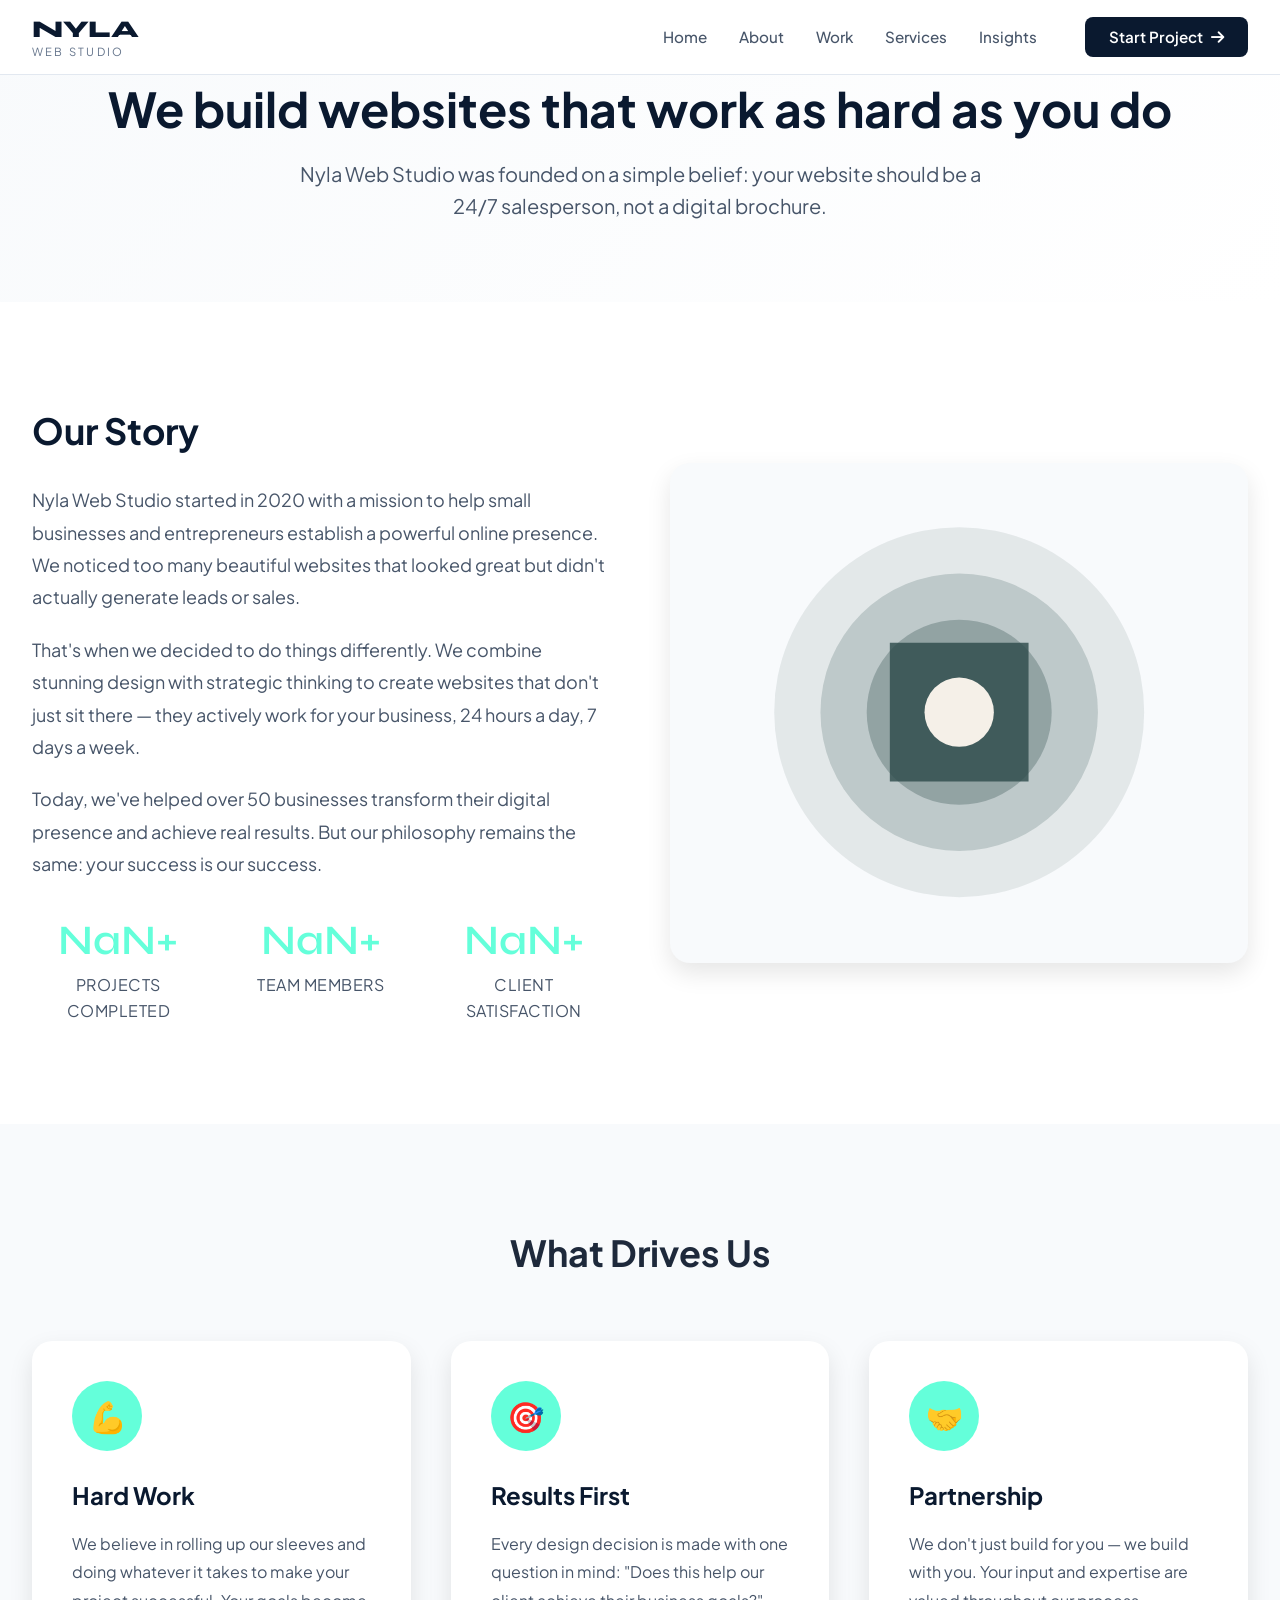
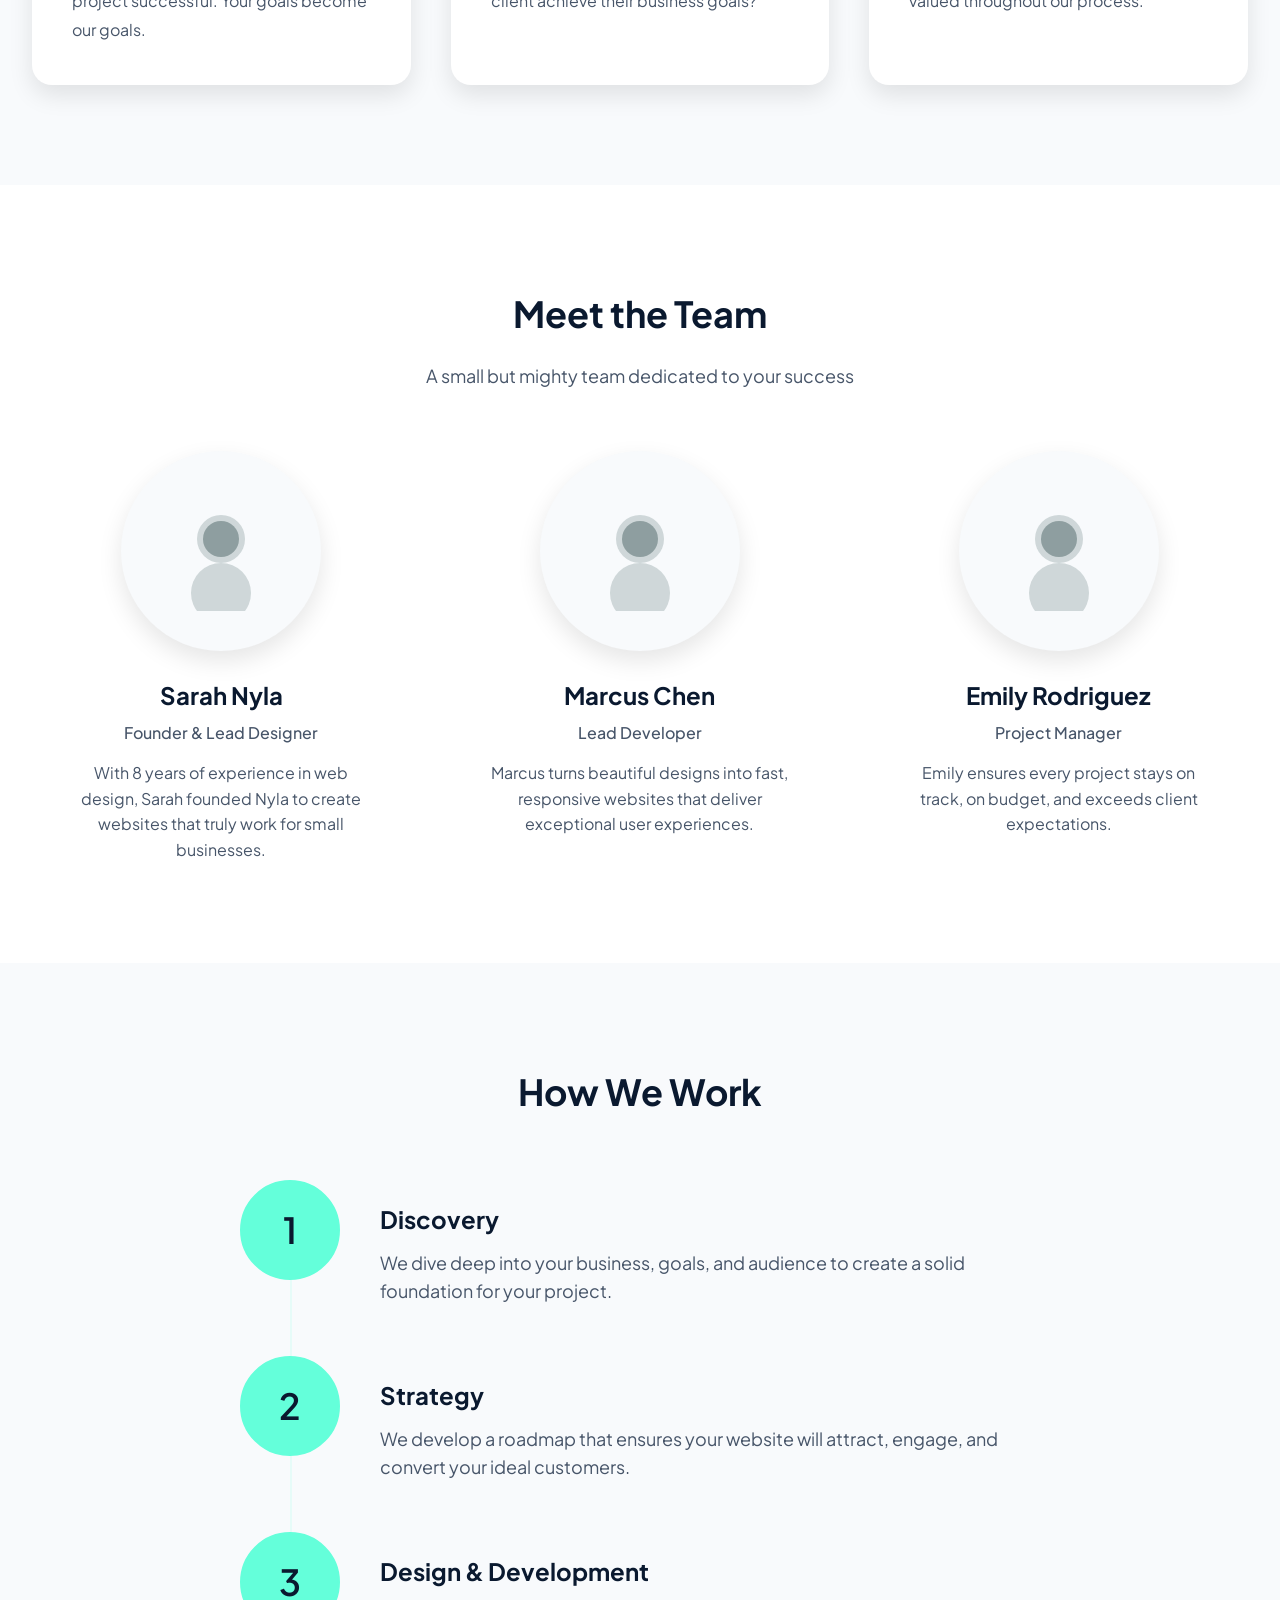
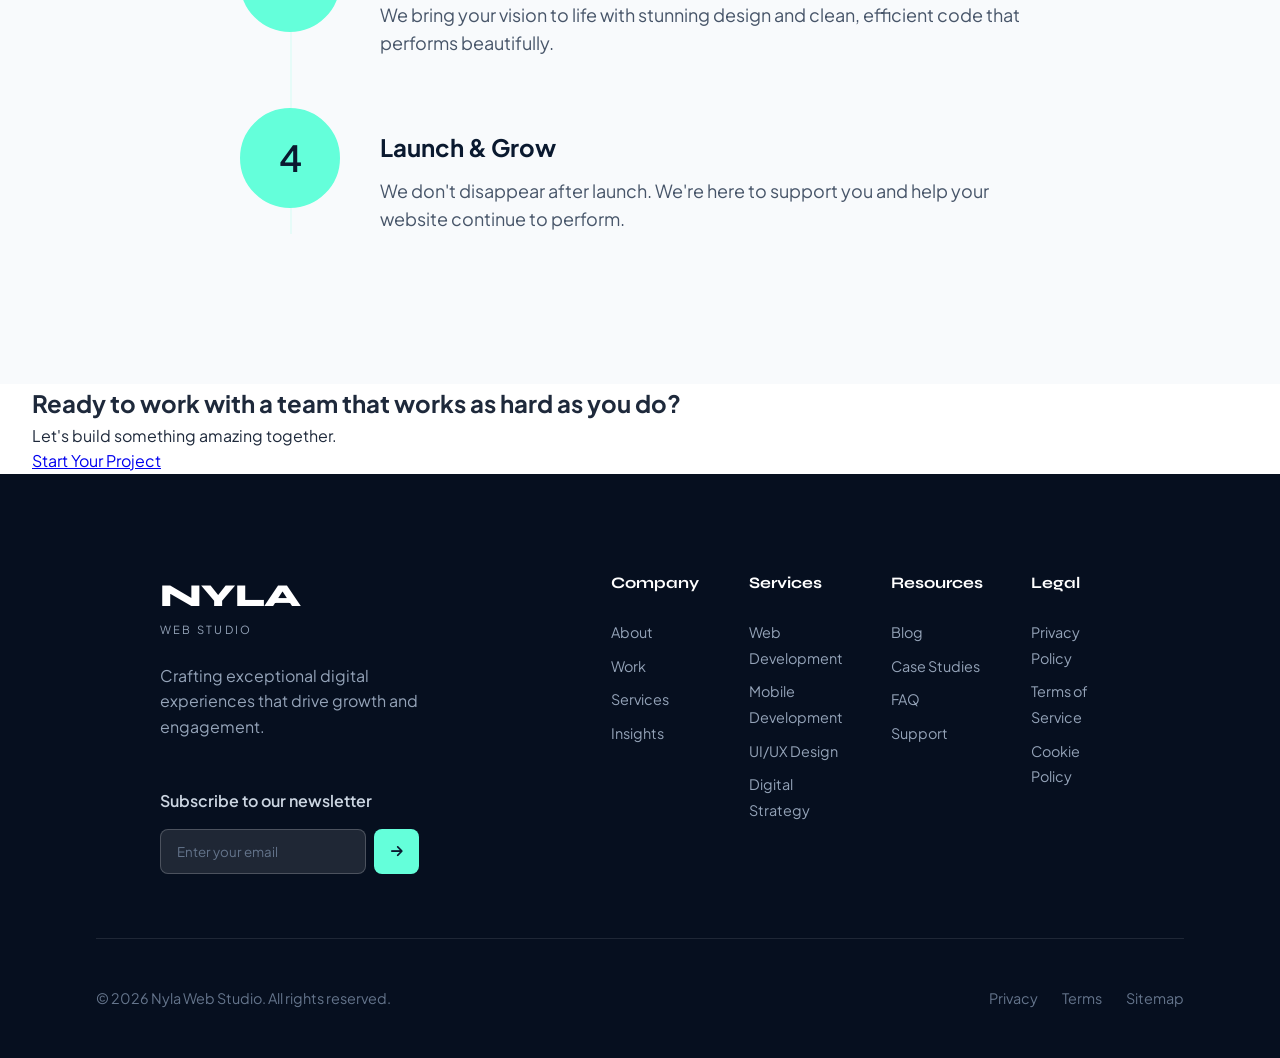
<file: about.html>
<!DOCTYPE html>
<html lang="en">
<head>
    <meta charset="UTF-8">
    <meta name="viewport" content="width=device-width, initial-scale=1.0">
    <title>About Us - Nyla Web Studio | Websites That Work As Hard As You Do</title>
    
    <!-- Font Awesome 6 -->
    <link rel="stylesheet" href="https://cdnjs.cloudflare.com/ajax/libs/font-awesome/6.0.0/css/all.min.css">
    
    <!-- Google Fonts - Professional Pairing -->
    <link rel="preconnect" href="https://fonts.googleapis.com">
    <link rel="preconnect" href="https://fonts.gstatic.com" crossorigin>
    <link href="https://fonts.googleapis.com/css2?family=Plus+Jakarta+Sans:wght@200;300;400;500;600;700;800&family=Syne:wght@400;500;600;700;800&display=swap" rel="stylesheet">
    
    <link rel="stylesheet" href="css/style.css">
    <link rel="stylesheet" href="css/about.css">
</head>
<body>
    <!-- Navigation -->
    <nav class="navbar">
        <div class="nav-container">
            <a href="index.html" class="nav-logo">
                <span class="logo-text">NYLA</span>
                <span class="logo-tagline">web studio</span>
            </a>
            <div class="nav-menu">
                <ul class="nav-list">
                    <li><a href="index.html" class="nav-link">Home</a></li>
                    <li><a href="about.html" class="nav-link active">About</a></li>
                    <li><a href="work.html" class="nav-link">Work</a></li>
                    <li><a href="services.html" class="nav-link">Services</a></li>
                    <li><a href="insights.html" class="nav-link">Insights</a></li>
                </ul>
                <a href="index.html#contact" class="nav-cta">
                    <span>Start Project</span>
                    <i class="fas fa-arrow-right"></i>
                </a>
            </div>

            <div class="nav-toggle">
                <span></span>
                <span></span>
                <span></span>
            </div>
        </div>
    </nav>

    <!-- Page Header -->
    <section class="page-header">
        <div class="container">
            <h1>We build websites that work as hard as you do</h1>
            <p>Nyla Web Studio was founded on a simple belief: your website should be a 24/7 salesperson, not a digital brochure.</p>
        </div>
    </section>

    <!-- Story Section -->
    <section class="story-section">
        <div class="container">
            <div class="story-grid">
                <div class="story-content">
                    <h2>Our Story</h2>
                    <p>Nyla Web Studio started in 2020 with a mission to help small businesses and entrepreneurs establish a powerful online presence. We noticed too many beautiful websites that looked great but didn't actually generate leads or sales.</p>
                    <p>That's when we decided to do things differently. We combine stunning design with strategic thinking to create websites that don't just sit there — they actively work for your business, 24 hours a day, 7 days a week.</p>
                    <p>Today, we've helped over 50 businesses transform their digital presence and achieve real results. But our philosophy remains the same: your success is our success.</p>
                    
                    <div class="story-stats">
                        <div class="stat-item">
                            <div class="stat-number">50+</div>
                            <div class="stat-label">Projects Completed</div>
                        </div>
                        <div class="stat-item">
                            <div class="stat-number">3</div>
                            <div class="stat-label">Team Members</div>
                        </div>
                        <div class="stat-item">
                            <div class="stat-number">100%</div>
                            <div class="stat-label">Client Satisfaction</div>
                        </div>
                    </div>
                </div>
                <div class="story-image">
                    <svg viewBox="0 0 200 200" xmlns="http://www.w3.org/2000/svg">
                        <circle cx="100" cy="100" r="80" fill="#2c4a4a" opacity="0.1"/>
                        <circle cx="100" cy="100" r="60" fill="#2c4a4a" opacity="0.2"/>
                        <circle cx="100" cy="100" r="40" fill="#2c4a4a" opacity="0.3"/>
                        <path d="M70 70 L130 70 L130 130 L70 130 Z" fill="#2c4a4a" opacity="0.8"/>
                        <circle cx="100" cy="100" r="15" fill="#f5f0e8"/>
                    </svg>
                </div>
            </div>
        </div>
    </section>

    <!-- Values Section -->
    <section class="values-section">
        <div class="container">
            <h2>What Drives Us</h2>
            <div class="values-grid">
                <div class="value-card">
                    <div class="value-icon">💪</div>
                    <h3>Hard Work</h3>
                    <p>We believe in rolling up our sleeves and doing whatever it takes to make your project successful. Your goals become our goals.</p>
                </div>
                <div class="value-card">
                    <div class="value-icon">🎯</div>
                    <h3>Results First</h3>
                    <p>Every design decision is made with one question in mind: "Does this help our client achieve their business goals?"</p>
                </div>
                <div class="value-card">
                    <div class="value-icon">🤝</div>
                    <h3>Partnership</h3>
                    <p>We don't just build for you — we build with you. Your input and expertise are valued throughout our process.</p>
                </div>
            </div>
        </div>
    </section>

    <!-- Team Section -->
    <section class="team-section">
        <div class="container">
            <h2>Meet the Team</h2>
            <p class="team-subtitle">A small but mighty team dedicated to your success</p>
            
            <div class="team-grid">
                <div class="team-member">
                    <div class="member-image">
                        <svg viewBox="0 0 100 100" xmlns="http://www.w3.org/2000/svg">
                            <circle cx="50" cy="40" r="20" fill="#2c4a4a" opacity="0.2"/>
                            <circle cx="50" cy="85" r="25" fill="#2c4a4a" opacity="0.2"/>
                            <circle cx="50" cy="40" r="15" fill="#2c4a4a" opacity="0.4"/>
                        </svg>
                    </div>
                    <h3>Sarah Nyla</h3>
                    <div class="member-role">Founder & Lead Designer</div>
                    <p class="member-bio">With 8 years of experience in web design, Sarah founded Nyla to create websites that truly work for small businesses.</p>
                </div>
                <div class="team-member">
                    <div class="member-image">
                        <svg viewBox="0 0 100 100" xmlns="http://www.w3.org/2000/svg">
                            <circle cx="50" cy="40" r="20" fill="#2c4a4a" opacity="0.2"/>
                            <circle cx="50" cy="85" r="25" fill="#2c4a4a" opacity="0.2"/>
                            <circle cx="50" cy="40" r="15" fill="#2c4a4a" opacity="0.4"/>
                        </svg>
                    </div>
                    <h3>Marcus Chen</h3>
                    <div class="member-role">Lead Developer</div>
                    <p class="member-bio">Marcus turns beautiful designs into fast, responsive websites that deliver exceptional user experiences.</p>
                </div>
                <div class="team-member">
                    <div class="member-image">
                        <svg viewBox="0 0 100 100" xmlns="http://www.w3.org/2000/svg">
                            <circle cx="50" cy="40" r="20" fill="#2c4a4a" opacity="0.2"/>
                            <circle cx="50" cy="85" r="25" fill="#2c4a4a" opacity="0.2"/>
                            <circle cx="50" cy="40" r="15" fill="#2c4a4a" opacity="0.4"/>
                        </svg>
                    </div>
                    <h3>Emily Rodriguez</h3>
                    <div class="member-role">Project Manager</div>
                    <p class="member-bio">Emily ensures every project stays on track, on budget, and exceeds client expectations.</p>
                </div>
            </div>
        </div>
    </section>

    <!-- Process Section -->
    <section class="process-section">
        <div class="container">
            <h2>How We Work</h2>
            <div class="process-timeline">
                <div class="process-item">
                    <div class="process-number">1</div>
                    <div class="process-content">
                        <h3>Discovery</h3>
                        <p>We dive deep into your business, goals, and audience to create a solid foundation for your project.</p>
                    </div>
                </div>
                <div class="process-item">
                    <div class="process-number">2</div>
                    <div class="process-content">
                        <h3>Strategy</h3>
                        <p>We develop a roadmap that ensures your website will attract, engage, and convert your ideal customers.</p>
                    </div>
                </div>
                <div class="process-item">
                    <div class="process-number">3</div>
                    <div class="process-content">
                        <h3>Design & Development</h3>
                        <p>We bring your vision to life with stunning design and clean, efficient code that performs beautifully.</p>
                    </div>
                </div>
                <div class="process-item">
                    <div class="process-number">4</div>
                    <div class="process-content">
                        <h3>Launch & Grow</h3>
                        <p>We don't disappear after launch. We're here to support you and help your website continue to perform.</p>
                    </div>
                </div>
            </div>
        </div>
    </section>

    <!-- CTA Section -->
    <section class="cta-section">
        <div class="container">
            <h2>Ready to work with a team that works as hard as you do?</h2>
            <p>Let's build something amazing together.</p>
            <a href="#contact" class="cta-button">Start Your Project</a>
        </div>
    </section>

    <!-- Footer -->
    <footer class="footer">
        <div class="container">
            <div class="footer-grid">
                <div class="footer-info">
                    <div class="footer-logo">
                        <span class="logo-text">NYLA</span>
                        <span class="logo-tagline">web studio</span>
                    </div>
                    <p class="footer-description">
                        Crafting exceptional digital experiences that drive growth and engagement.
                    </p>
                    <div class="footer-newsletter">
                        <p>Subscribe to our newsletter</p>
                        <form class="newsletter-form">
                            <input type="email" placeholder="Enter your email">
                            <button type="submit">
                                <i class="fas fa-arrow-right"></i>
                            </button>
                        </form>
                    </div>
                </div>
                
                <div class="footer-links">
                    <div class="footer-column">
                        <h4>Company</h4>
                        <ul>
                            <li><a href="about.html">About</a></li>
                            <li><a href="work.html">Work</a></li>
                            <li><a href="services.html">Services</a></li>
                            <li><a href="insights.html">Insights</a></li>
                        </ul>
                    </div>
                    
                    <div class="footer-column">
                        <h4>Services</h4>
                        <ul>
                            <li><a href="#">Web Development</a></li>
                            <li><a href="#">Mobile Development</a></li>
                            <li><a href="#">UI/UX Design</a></li>
                            <li><a href="#">Digital Strategy</a></li>
                        </ul>
                    </div>
                    
                    <div class="footer-column">
                        <h4>Resources</h4>
                        <ul>
                            <li><a href="#">Blog</a></li>
                            <li><a href="#">Case Studies</a></li>
                            <li><a href="#">FAQ</a></li>
                            <li><a href="#">Support</a></li>
                        </ul>
                    </div>
                    
                    <div class="footer-column">
                        <h4>Legal</h4>
                        <ul>
                            <li><a href="#">Privacy Policy</a></li>
                            <li><a href="#">Terms of Service</a></li>
                            <li><a href="#">Cookie Policy</a></li>
                        </ul>
                    </div>
                </div>
            </div>
            
            <div class="footer-bottom">
                <p>&copy; 2026 Nyla Web Studio. All rights reserved.</p>
                <div class="footer-bottom-links">
                    <a href="#">Privacy</a>
                    <a href="#">Terms</a>
                    <a href="#">Sitemap</a>
                </div>
            </div>
        </div>
    </footer>

    <script src="js/main.js"></script>
</body>
</html>
</file>
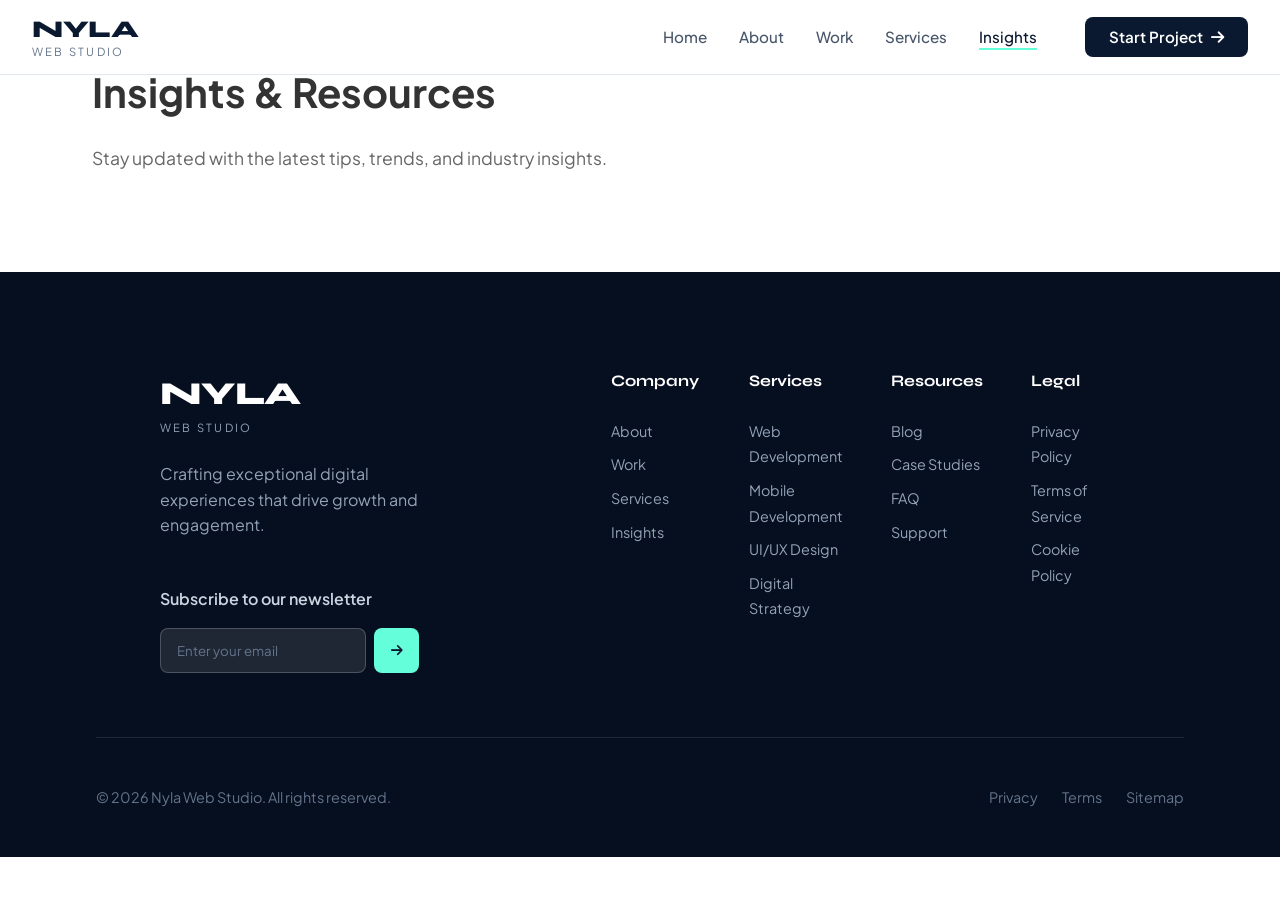
<file: insights.html>
<!DOCTYPE html>
<html lang="en">
<head>
    <meta charset="UTF-8">
    <meta name="viewport" content="width=device-width, initial-scale=1.0">
    <title>Insights - Nyla Web Studio</title>
    
    <!-- Font Awesome 6 -->
    <link rel="stylesheet" href="https://cdnjs.cloudflare.com/ajax/libs/font-awesome/6.0.0/css/all.min.css">
    
    <!-- Google Fonts - Professional Pairing -->
    <link rel="preconnect" href="https://fonts.googleapis.com">
    <link rel="preconnect" href="https://fonts.gstatic.com" crossorigin>
    <link href="https://fonts.googleapis.com/css2?family=Plus+Jakarta+Sans:wght@200;300;400;500;600;700;800&family=Syne:wght@400;500;600;700;800&display=swap" rel="stylesheet">
    
    <link rel="stylesheet" href="css/style.css">
    <link rel="stylesheet" href="css/insights.css">
</head>
<body>
    <!-- Navigation -->
    <nav class="navbar">
        <div class="nav-container">
            <a href="index.html" class="nav-logo">
                <span class="logo-text">NYLA</span>
                <span class="logo-tagline">web studio</span>
            </a>
            <div class="nav-menu">
                <ul class="nav-list">
                    <li><a href="index.html" class="nav-link">Home</a></li>
                    <li><a href="about.html" class="nav-link">About</a></li>
                    <li><a href="work.html" class="nav-link">Work</a></li>
                    <li><a href="services.html" class="nav-link">Services</a></li>
                    <li><a href="insights.html" class="nav-link active">Insights</a></li>
                </ul>
                <a href="index.html#contact" class="nav-cta">
                    <span>Start Project</span>
                    <i class="fas fa-arrow-right"></i>
                </a>
            </div>

            <div class="nav-toggle">
                <span></span>
                <span></span>
                <span></span>
            </div>
        </div>
    </nav>

    <main>
        <section class="insights">
            <div class="container">
                <h1>Insights & Resources</h1>
                <p>Stay updated with the latest tips, trends, and industry insights.</p>
                <!-- Add your insights content here -->
            </div>
        </section>
    </main>

    <!-- Footer -->
    <footer class="footer">
        <div class="container">
            <div class="footer-grid">
                <div class="footer-info">
                    <div class="footer-logo">
                        <span class="logo-text">NYLA</span>
                        <span class="logo-tagline">web studio</span>
                    </div>
                    <p class="footer-description">
                        Crafting exceptional digital experiences that drive growth and engagement.
                    </p>
                    <div class="footer-newsletter">
                        <p>Subscribe to our newsletter</p>
                        <form class="newsletter-form">
                            <input type="email" placeholder="Enter your email">
                            <button type="submit">
                                <i class="fas fa-arrow-right"></i>
                            </button>
                        </form>
                    </div>
                </div>
                
                <div class="footer-links">
                    <div class="footer-column">
                        <h4>Company</h4>
                        <ul>
                            <li><a href="about.html">About</a></li>
                            <li><a href="work.html">Work</a></li>
                            <li><a href="services.html">Services</a></li>
                            <li><a href="insights.html">Insights</a></li>
                        </ul>
                    </div>
                    
                    <div class="footer-column">
                        <h4>Services</h4>
                        <ul>
                            <li><a href="#">Web Development</a></li>
                            <li><a href="#">Mobile Development</a></li>
                            <li><a href="#">UI/UX Design</a></li>
                            <li><a href="#">Digital Strategy</a></li>
                        </ul>
                    </div>
                    
                    <div class="footer-column">
                        <h4>Resources</h4>
                        <ul>
                            <li><a href="#">Blog</a></li>
                            <li><a href="#">Case Studies</a></li>
                            <li><a href="#">FAQ</a></li>
                            <li><a href="#">Support</a></li>
                        </ul>
                    </div>
                    
                    <div class="footer-column">
                        <h4>Legal</h4>
                        <ul>
                            <li><a href="#">Privacy Policy</a></li>
                            <li><a href="#">Terms of Service</a></li>
                            <li><a href="#">Cookie Policy</a></li>
                        </ul>
                    </div>
                </div>
            </div>
            
            <div class="footer-bottom">
                <p>&copy; 2026 Nyla Web Studio. All rights reserved.</p>
                <div class="footer-bottom-links">
                    <a href="#">Privacy</a>
                    <a href="#">Terms</a>
                    <a href="#">Sitemap</a>
                </div>
            </div>
        </div>
    </footer>

    <script src="js/main.js"></script>
</body>
</html>
</file>
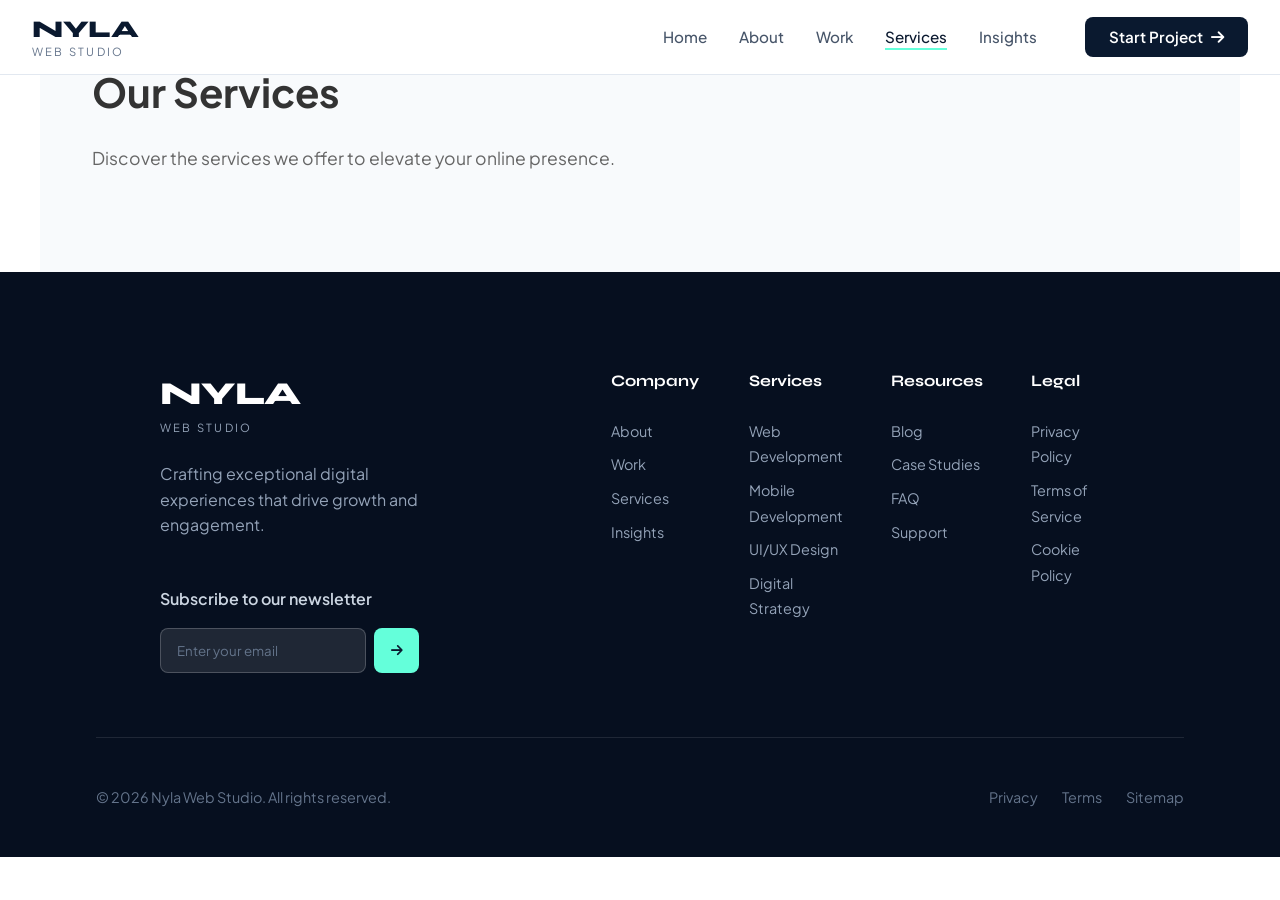
<file: services.html>
<!DOCTYPE html>
<html lang="en">
<head>
    <meta charset="UTF-8">
    <meta name="viewport" content="width=device-width, initial-scale=1.0">
    <title>Services - Nyla Web Studio</title>
    
    <!-- Font Awesome 6 -->
    <link rel="stylesheet" href="https://cdnjs.cloudflare.com/ajax/libs/font-awesome/6.0.0/css/all.min.css">
    
    <!-- Google Fonts - Professional Pairing -->
    <link rel="preconnect" href="https://fonts.googleapis.com">
    <link rel="preconnect" href="https://fonts.gstatic.com" crossorigin>
    <link href="https://fonts.googleapis.com/css2?family=Plus+Jakarta+Sans:wght@200;300;400;500;600;700;800&family=Syne:wght@400;500;600;700;800&display=swap" rel="stylesheet">
    
    <link rel="stylesheet" href="css/style.css">
    <link rel="stylesheet" href="css/services.css">
</head>
<body>
    <!-- Navigation -->
    <nav class="navbar">
        <div class="nav-container">
            <a href="index.html" class="nav-logo">
                <span class="logo-text">NYLA</span>
                <span class="logo-tagline">web studio</span>
            </a>
            <div class="nav-menu">
                <ul class="nav-list">
                    <li><a href="index.html" class="nav-link">Home</a></li>
                    <li><a href="about.html" class="nav-link">About</a></li>
                    <li><a href="work.html" class="nav-link">Work</a></li>
                    <li><a href="services.html" class="nav-link active">Services</a></li>
                    <li><a href="insights.html" class="nav-link">Insights</a></li>
                </ul>
                <a href="index.html#contact" class="nav-cta">
                    <span>Start Project</span>
                    <i class="fas fa-arrow-right"></i>
                </a>
            </div>

            <div class="nav-toggle">
                <span></span>
                <span></span>
                <span></span>
            </div>
        </div>
    </nav>

    <main>
        <section class="services">
            <div class="container">
                <h1>Our Services</h1>
                <p>Discover the services we offer to elevate your online presence.</p>
                <!-- Add your services content here -->
            </div>
        </section>
    </main>

    <!-- Footer -->
    <footer class="footer">
        <div class="container">
            <div class="footer-grid">
                <div class="footer-info">
                    <div class="footer-logo">
                        <span class="logo-text">NYLA</span>
                        <span class="logo-tagline">web studio</span>
                    </div>
                    <p class="footer-description">
                        Crafting exceptional digital experiences that drive growth and engagement.
                    </p>
                    <div class="footer-newsletter">
                        <p>Subscribe to our newsletter</p>
                        <form class="newsletter-form">
                            <input type="email" placeholder="Enter your email">
                            <button type="submit">
                                <i class="fas fa-arrow-right"></i>
                            </button>
                        </form>
                    </div>
                </div>
                
                <div class="footer-links">
                    <div class="footer-column">
                        <h4>Company</h4>
                        <ul>
                            <li><a href="about.html">About</a></li>
                            <li><a href="work.html">Work</a></li>
                            <li><a href="services.html">Services</a></li>
                            <li><a href="insights.html">Insights</a></li>
                        </ul>
                    </div>
                    
                    <div class="footer-column">
                        <h4>Services</h4>
                        <ul>
                            <li><a href="#">Web Development</a></li>
                            <li><a href="#">Mobile Development</a></li>
                            <li><a href="#">UI/UX Design</a></li>
                            <li><a href="#">Digital Strategy</a></li>
                        </ul>
                    </div>
                    
                    <div class="footer-column">
                        <h4>Resources</h4>
                        <ul>
                            <li><a href="#">Blog</a></li>
                            <li><a href="#">Case Studies</a></li>
                            <li><a href="#">FAQ</a></li>
                            <li><a href="#">Support</a></li>
                        </ul>
                    </div>
                    
                    <div class="footer-column">
                        <h4>Legal</h4>
                        <ul>
                            <li><a href="#">Privacy Policy</a></li>
                            <li><a href="#">Terms of Service</a></li>
                            <li><a href="#">Cookie Policy</a></li>
                        </ul>
                    </div>
                </div>
            </div>
            
            <div class="footer-bottom">
                <p>&copy; 2026 Nyla Web Studio. All rights reserved.</p>
                <div class="footer-bottom-links">
                    <a href="#">Privacy</a>
                    <a href="#">Terms</a>
                    <a href="#">Sitemap</a>
                </div>
            </div>
        </div>
    </footer>

    <script src="js/main.js"></script>
</body>
</html>
</file>
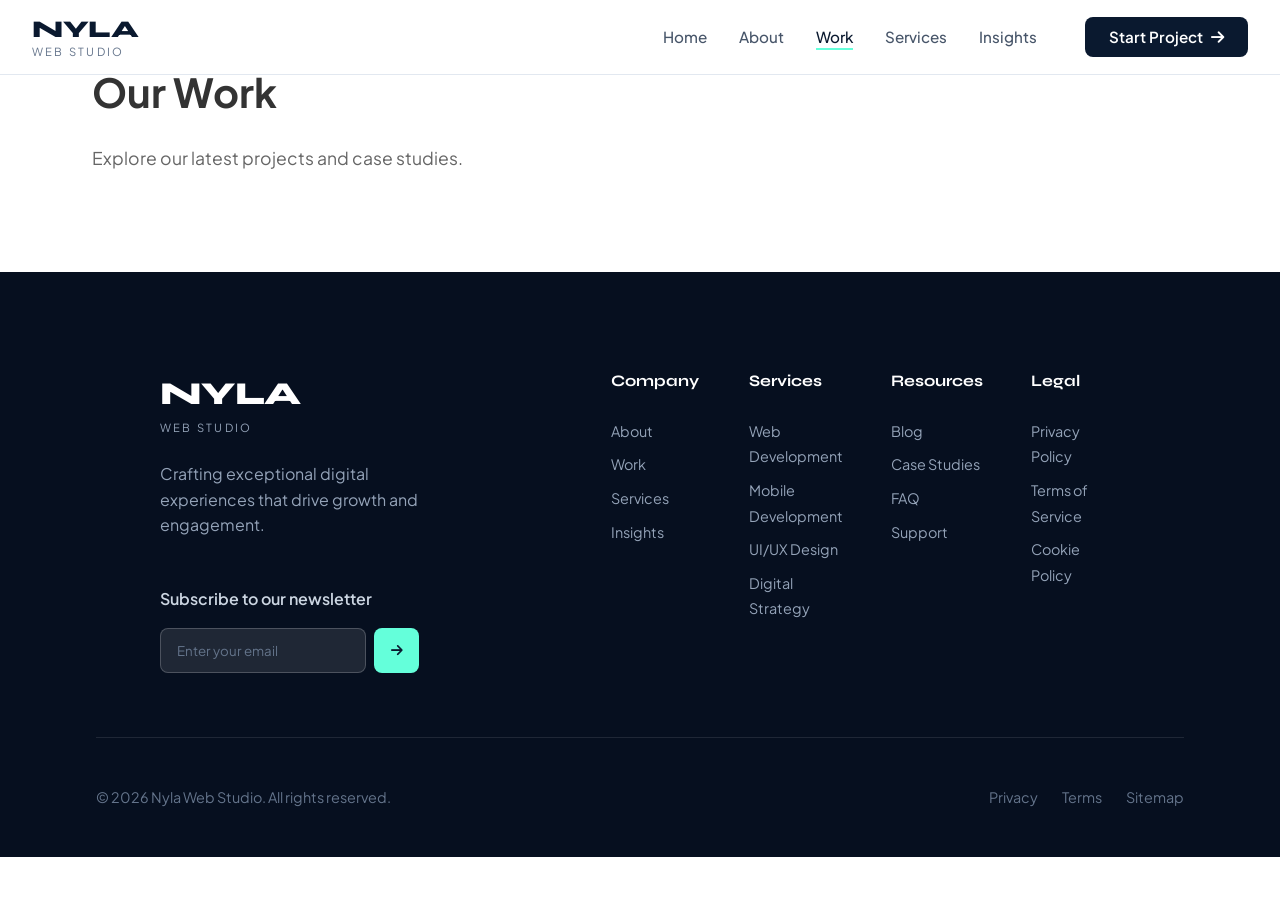
<file: work.html>
<!DOCTYPE html>
<html lang="en">
<head>
    <meta charset="UTF-8">
    <meta name="viewport" content="width=device-width, initial-scale=1.0">
    <title>Work - Nyla Web Studio</title>
    
    <!-- Font Awesome 6 -->
    <link rel="stylesheet" href="https://cdnjs.cloudflare.com/ajax/libs/font-awesome/6.0.0/css/all.min.css">
    
    <!-- Google Fonts - Professional Pairing -->
    <link rel="preconnect" href="https://fonts.googleapis.com">
    <link rel="preconnect" href="https://fonts.gstatic.com" crossorigin>
    <link href="https://fonts.googleapis.com/css2?family=Plus+Jakarta+Sans:wght@200;300;400;500;600;700;800&family=Syne:wght@400;500;600;700;800&display=swap" rel="stylesheet">
    
    <link rel="stylesheet" href="css/style.css">
    <link rel="stylesheet" href="css/work.css">
</head>
<body>
    <!-- Navigation -->
    <nav class="navbar">
        <div class="nav-container">
            <a href="index.html" class="nav-logo">
                <span class="logo-text">NYLA</span>
                <span class="logo-tagline">web studio</span>
            </a>
            <div class="nav-menu">
                <ul class="nav-list">
                    <li><a href="index.html" class="nav-link">Home</a></li>
                    <li><a href="about.html" class="nav-link">About</a></li>
                    <li><a href="work.html" class="nav-link active">Work</a></li>
                    <li><a href="services.html" class="nav-link">Services</a></li>
                    <li><a href="insights.html" class="nav-link">Insights</a></li>
                </ul>
                <a href="index.html#contact" class="nav-cta">
                    <span>Start Project</span>
                    <i class="fas fa-arrow-right"></i>
                </a>
            </div>

            <div class="nav-toggle">
                <span></span>
                <span></span>
                <span></span>
            </div>
        </div>
    </nav>

    <main>
        <section class="portfolio">
            <div class="container">
                <h1>Our Work</h1>
                <p>Explore our latest projects and case studies.</p>
                <!-- Add your work content here -->
            </div>
        </section>
    </main>

    <!-- Footer -->
    <footer class="footer">
        <div class="container">
            <div class="footer-grid">
                <div class="footer-info">
                    <div class="footer-logo">
                        <span class="logo-text">NYLA</span>
                        <span class="logo-tagline">web studio</span>
                    </div>
                    <p class="footer-description">
                        Crafting exceptional digital experiences that drive growth and engagement.
                    </p>
                    <div class="footer-newsletter">
                        <p>Subscribe to our newsletter</p>
                        <form class="newsletter-form">
                            <input type="email" placeholder="Enter your email">
                            <button type="submit">
                                <i class="fas fa-arrow-right"></i>
                            </button>
                        </form>
                    </div>
                </div>
                
                <div class="footer-links">
                    <div class="footer-column">
                        <h4>Company</h4>
                        <ul>
                            <li><a href="about.html">About</a></li>
                            <li><a href="work.html">Work</a></li>
                            <li><a href="services.html">Services</a></li>
                            <li><a href="insights.html">Insights</a></li>
                        </ul>
                    </div>
                    
                    <div class="footer-column">
                        <h4>Services</h4>
                        <ul>
                            <li><a href="#">Web Development</a></li>
                            <li><a href="#">Mobile Development</a></li>
                            <li><a href="#">UI/UX Design</a></li>
                            <li><a href="#">Digital Strategy</a></li>
                        </ul>
                    </div>
                    
                    <div class="footer-column">
                        <h4>Resources</h4>
                        <ul>
                            <li><a href="#">Blog</a></li>
                            <li><a href="#">Case Studies</a></li>
                            <li><a href="#">FAQ</a></li>
                            <li><a href="#">Support</a></li>
                        </ul>
                    </div>
                    
                    <div class="footer-column">
                        <h4>Legal</h4>
                        <ul>
                            <li><a href="#">Privacy Policy</a></li>
                            <li><a href="#">Terms of Service</a></li>
                            <li><a href="#">Cookie Policy</a></li>
                        </ul>
                    </div>
                </div>
            </div>
            
            <div class="footer-bottom">
                <p>&copy; 2026 Nyla Web Studio. All rights reserved.</p>
                <div class="footer-bottom-links">
                    <a href="#">Privacy</a>
                    <a href="#">Terms</a>
                    <a href="#">Sitemap</a>
                </div>
            </div>
        </div>
    </footer>

    <script src="js/main.js"></script>
</body>
</html>
</file>
<file: css/style.css>
/* ==========================================================================
   Reset & Variables
   ========================================================================== */

* {
    margin: 0;
    padding: 0;
    box-sizing: border-box;
}

:root {
    /* Colors */
    --primary: #0a192f;
    --primary-dark: #060f1f;
    --primary-light: #172a45;
    --secondary: #64ffda;
    --secondary-dark: #4cd8b8;
    --accent: #ff6b6b;
    --white: #ffffff;
    --off-white: #f8fafc;
    --gray-100: #f1f5f9;
    --gray-200: #e2e8f0;
    --gray-300: #cbd5e1;
    --gray-400: #94a3b8;
    --gray-500: #64748b;
    --gray-600: #475569;
    --gray-700: #334155;
    --gray-800: #1e293b;
    --gray-900: #0f172a;
    
    /* Typography */
    --font-primary: 'Plus Jakarta Sans', sans-serif;
    --font-display: 'Syne', sans-serif;
    
    /* Spacing */
    --space-xs: 0.5rem;
    --space-sm: 1rem;
    --space-md: 1.5rem;
    --space-lg: 2rem;
    --space-xl: 3rem;
    --space-2xl: 4rem;
    --space-3xl: 6rem;
    
    /* Other */
    --radius-sm: 0.5rem;
    --radius-md: 1rem;
    --radius-lg: 2rem;
    --shadow-sm: 0 1px 3px rgba(0,0,0,0.12);
    --shadow-md: 0 4px 6px rgba(0,0,0,0.1);
    --shadow-lg: 0 10px 25px rgba(0,0,0,0.1);
    --transition: all 0.3s ease;
}

/* ==========================================================================
   Base Styles
   ========================================================================== */

html,
body {
    overflow-x: hidden; /* prevent horizontal scroll */
}

body {
    font-family: var(--font-primary);
    color: var(--gray-800);
    background: var(--white);
    line-height: 1.6;
}

/* extra guard: force main wrapper not to grow beyond viewport */
.container,
.hero,
.work-grid,
.services-grid,
.footer,
.contact-grid {
    max-width: 100vw;
}

/* Make images responsive by default */
img {
    max-width: 100%;
    height: auto;
    display: block;
}

html {
    scroll-behavior: smooth;
}

.container {
    max-width: 1280px;
    margin: 0 auto;
    padding: 0 var(--space-lg);
}

/* ==========================================================================
   Preloader
   ========================================================================== */

.preloader {
    position: fixed;
    inset: 0;
    background: var(--primary);
    z-index: 9999;
    display: flex;
    align-items: center;
    justify-content: center;
    transition: opacity 0.5s ease, visibility 0.5s ease;
}

.preloader.hidden {
    opacity: 0;
    visibility: hidden;
}

.preloader-content {
    text-align: center;
}

.preloader-logo {
    font-family: var(--font-display);
    font-size: 3rem;
    font-weight: 800;
    color: var(--white);
    letter-spacing: -0.02em;
    margin-bottom: var(--space-lg);
    animation: pulse 2s infinite;
}

@keyframes pulse {
    0%, 100% { opacity: 1; }
    50% { opacity: 0.5; }
}

.preloader-progress {
    width: 200px;
    height: 2px;
    background: rgba(255,255,255,0.2);
    border-radius: 2px;
    overflow: hidden;
}

.preloader-bar {
    width: 0%;
    height: 100%;
    background: var(--secondary);
    animation: load 2s ease forwards;
}

@keyframes load {
    0% { width: 0%; }
    100% { width: 100%; }
}

/* ==========================================================================
   Navigation
   ========================================================================== */

.navbar {
    position: fixed;
    top: 0;
    left: 0;
    width: 100%;
    z-index: 1000;
    background: rgba(255,255,255,0.95);
    backdrop-filter: blur(10px);
    -webkit-backdrop-filter: blur(10px);
    border-bottom: 1px solid var(--gray-200);
    transition: var(--transition);
}

.navbar.scrolled {
    box-shadow: var(--shadow-md);
}

.nav-container {
    max-width: 1280px;
    margin: 0 auto;
    padding: var(--space-sm) var(--space-lg);
    display: flex;
    justify-content: space-between;
    align-items: center;
    position: relative;
}

.nav-logo {
    text-decoration: none;
    display: flex;
    flex-direction: column;
    line-height: 1.2;
}

.logo-text {
    font-family: var(--font-display);
    font-size: 1.5rem;
    font-weight: 800;
    color: var(--primary);
    letter-spacing: -0.02em;
}

.logo-tagline {
    font-size: 0.7rem;
    color: var(--gray-500);
    letter-spacing: 0.2em;
    text-transform: uppercase;
}

.nav-menu {
    display: flex;
    align-items: center;
    gap: var(--space-xl);
}

.nav-list {
    display: flex;
    gap: var(--space-lg);
    list-style: none;
}

.nav-link {
    text-decoration: none;
    color: var(--gray-600);
    font-weight: 500;
    font-size: 0.95rem;
    transition: var(--transition);
    position: relative;
}

.nav-link::after {
    content: '';
    position: absolute;
    bottom: -4px;
    left: 0;
    width: 0;
    height: 2px;
    background: var(--secondary);
    transition: var(--transition);
}

.nav-link:hover,
.nav-link.active {
    color: var(--primary);
}

.nav-link:hover::after,
.nav-link.active::after {
    width: 100%;
}

.nav-cta {
    text-decoration: none;
    display: inline-flex;
    align-items: center;
    gap: var(--space-xs);
    padding: var(--space-xs) var(--space-md);
    background: var(--primary);
    color: var(--white);
    border-radius: var(--radius-sm);
    font-weight: 600;
    font-size: 0.95rem;
    transition: var(--transition);
}

.nav-cta:hover {
    background: var(--secondary);
    color: var(--primary);
    transform: translateY(-2px);
}

.nav-toggle {
    display: none;
    flex-direction: column;
    gap: 6px;
    cursor: pointer;
    position: relative;
    z-index: 1001;
    margin-left: auto;
    order: 3;
}

.nav-toggle span {
    width: 30px;
    height: 2px;
    background: var(--primary);
    transition: var(--transition);
}

/* Mobile Navigation */
@media (max-width: 768px) {
    .nav-menu {
        position: fixed;
        top: 72px;
        right: 0;
        width: 100%;
        background: var(--white);
        flex-direction: column;
        padding: var(--space-xl);
        gap: var(--space-lg);
        transform: translateX(100%);
        opacity: 0;
        transition: var(--transition);
        box-shadow: var(--shadow-lg);
        border-bottom: 1px solid var(--gray-200);
        max-height: calc(100vh - 72px);
        overflow-y: auto;
    }
    
    .nav-menu.active {
        transform: translateX(0);
        opacity: 1;
    }
    
    .nav-list {
        flex-direction: column;
        align-items: flex-start;
        gap: var(--space-md);
        width: 100%;
    }
    
    .nav-list li {
        width: 100%;
    }
    
    .nav-list .nav-link {
        display: block;
        padding: var(--space-sm) 0;
        width: 100%;
    }
    
    .nav-toggle {
        display: flex;
    }
    
    .nav-toggle.active span:nth-child(1) {
        transform: rotate(45deg) translate(8px, 6px);
    }
    
    .nav-toggle.active span:nth-child(2) {
        opacity: 0;
    }
    
    .nav-toggle.active span:nth-child(3) {
        transform: rotate(-45deg) translate(8px, -6px);
    }
}

/* ==========================================================================
   Hero Section
   ========================================================================== */

.hero {
    min-height: 100vh;
    display: flex;
    align-items: center;
    position: relative;
    padding: var(--space-3xl) var(--space-lg);
    padding-top: 150px;
    background: linear-gradient(135deg, var(--primary) 0%, var(--primary-dark) 100%);
    color: var(--white);
    overflow: hidden;
}

.hero-background {
    position: absolute;
    inset: 0;
    overflow: hidden;
}

.hero-shape {
    position: absolute;
    border-radius: 50%;
    filter: blur(60px);
    opacity: 0.15;
}

.hero-shape-1 {
    width: 400px;
    height: 400px;
    background: var(--secondary);
    top: -100px;
    right: -100px;
    animation: float 20s infinite;
}

.hero-shape-2 {
    width: 300px;
    height: 300px;
    background: var(--accent);
    bottom: -100px;
    left: -100px;
    animation: float 15s infinite reverse;
}

.hero-shape-3 {
    width: 200px;
    height: 200px;
    background: var(--secondary);
    top: 50%;
    left: 50%;
    transform: translate(-50%, -50%);
    animation: pulse 10s infinite;
}

@keyframes float {
    0%, 100% { transform: translate(0, 0); }
    25% { transform: translate(50px, 50px); }
    50% { transform: translate(100px, -50px); }
    75% { transform: translate(-50px, 100px); }
}

.hero-content {
    max-width: 90%;
    width: 100%;
    margin: 0 auto;
    text-align: center;
    position: relative;
    z-index: 10;
    padding: 0 var(--space-md);
}

.hero-badge {
    display: inline-flex;
    align-items: center;
    gap: var(--space-xs);
    padding: var(--space-xs) var(--space-md);
    background: rgba(255,255,255,0.1);
    backdrop-filter: blur(10px);
    border-radius: 100px;
    margin-bottom: var(--space-lg);
    font-size: 0.9rem;
    border: 1px solid rgba(255,255,255,0.2);
}

.badge-pulse {
    width: 8px;
    height: 8px;
    background: var(--secondary);
    border-radius: 50%;
    animation: pulse 2s infinite;
}

.hero-title {
    font-family: var(--font-display);
    font-size: clamp(2rem, 8vw, 5rem);
    line-height: 1.1;
    margin-bottom: var(--space-md);
    font-weight: 800;
    word-wrap: break-word;
    overflow-wrap: break-word;
}

.title-line {
    display: block;
    overflow: hidden;
    animation: reveal 1s ease forwards;
    opacity: 0;
    transform: translateY(100%);
}

.title-line:nth-child(1) { animation-delay: 0.2s; }
.title-line:nth-child(2) { animation-delay: 0.4s; }
.title-line:nth-child(3) { animation-delay: 0.6s; }

@keyframes reveal {
    0% {
        opacity: 0;
        transform: translateY(100%);
    }
    100% {
        opacity: 1;
        transform: translateY(0);
    }
}

.gradient-text {
    background: linear-gradient(135deg, var(--secondary), var(--accent));
    -webkit-background-clip: text;
    -webkit-text-fill-color: transparent;
    background-clip: text;
}

.hero-description {
    font-size: var(--text-lg);
    color: var(--gray-300);
    max-width: 600px;
    margin: 0 auto var(--space-xl);
    animation: fadeUp 1s ease 0.8s forwards;
    opacity: 0;
    transform: translateY(20px);
}

@keyframes fadeUp {
    to {
        opacity: 1;
        transform: translateY(0);
    }
}

.hero-cta {
    display: flex;
    gap: var(--space-md);
    justify-content: center;
    margin-bottom: var(--space-2xl);
    animation: fadeUp 1s ease 1s forwards;
    opacity: 0;
}

.btn {
    display: inline-flex;
    align-items: center;
    gap: var(--space-xs);
    padding: var(--space-sm) var(--space-xl);
    border-radius: var(--radius-sm);
    text-decoration: none;
    font-weight: 600;
    font-size: 1rem;
    transition: var(--transition);
    border: none;
    cursor: pointer;
}

.btn-primary {
    background: var(--secondary);
    color: var(--primary);
}

.btn-primary:hover {
    background: var(--white);
    transform: translateY(-2px);
    box-shadow: var(--shadow-lg);
}

.btn-outline {
    background: transparent;
    border: 2px solid rgba(255,255,255,0.3);
    color: var(--white);
}

.btn-outline:hover {
    border-color: var(--secondary);
    background: rgba(255,255,255,0.1);
    transform: translateY(-2px);
}

.btn-full {
    width: 100%;
    justify-content: center;
}

.hero-stats {
    display: flex;
    justify-content: center;
    gap: var(--space-lg);
    animation: fadeUp 1s ease 1.2s forwards;
    opacity: 0;
    flex-wrap: wrap;
}

.stat-item {
    text-align: center;
    flex: 0 1 auto;
    min-width: 130px;
}

.stat-number {
    font-family: var(--font-display);
    font-size: 2.5rem;
    font-weight: 800;
    color: var(--secondary);
    line-height: 1;
}

.stat-label {
    font-size: 0.9rem;
    color: var(--gray-400);
    text-transform: uppercase;
    letter-spacing: 0.1em;
}

.hero-scroll {
    position: absolute;
    bottom: var(--space-xl);
    left: 50%;
    transform: translateX(-50%);
    text-align: center;
    animation: bounce 2s infinite;
}

.scroll-indicator {
    display: flex;
    flex-direction: column;
    align-items: center;
    gap: 4px;
    margin-bottom: var(--space-xs);
}

.scroll-indicator span {
    width: 2px;
    height: 10px;
    background: var(--white);
    border-radius: 1px;
    animation: scrollPulse 1.5s infinite;
}

.scroll-indicator span:nth-child(2) { animation-delay: 0.2s; }
.scroll-indicator span:nth-child(3) { animation-delay: 0.4s; }

@keyframes scrollPulse {
    0%, 100% { opacity: 0.3; }
    50% { opacity: 1; }
}

.scroll-text {
    font-size: 0.8rem;
    color: var(--gray-400);
    text-transform: uppercase;
    letter-spacing: 0.2em;
}

/* ==========================================================================
   Trusted By Section
   ========================================================================== */

.trusted-by {
    padding: var(--space-2xl) 0;
    background: var(--off-white);
}

.trusted-title {
    text-align: center;
    color: var(--gray-500);
    text-transform: uppercase;
    letter-spacing: 0.2em;
    font-size: 0.85rem;
    margin-bottom: var(--space-xl);
}

.trusted-logos {
    display: flex;
    justify-content: space-around;
    align-items: center;
    flex-wrap: wrap;
    gap: var(--space-xl);
}

.logo-item {
    color: var(--gray-400);
    font-weight: 600;
    font-size: 1.2rem;
    transition: var(--transition);
    cursor: default;
}

.logo-item:hover {
    color: var(--primary);
}

/* ==========================================================================
   Work Section
   ========================================================================== */

.work {
    padding: var(--space-3xl) 0;
}

.section-header {
    max-width: 600px;
    margin-bottom: var(--space-2xl);
}

.section-header.center {
    text-align: center;
    margin-left: auto;
    margin-right: auto;
}

.section-subtitle {
    color: var(--secondary);
    text-transform: uppercase;
    letter-spacing: 0.2em;
    font-size: 0.85rem;
    font-weight: 600;
    margin-bottom: var(--space-xs);
}

.section-title {
    font-family: var(--font-display);
    font-size: clamp(2rem, 5vw, 3rem);
    color: var(--primary);
    margin-bottom: var(--space-sm);
    line-height: 1.2;
}

.section-description {
    color: var(--gray-600);
    font-size: 1.1rem;
}

.work-grid {
    display: grid;
    grid-template-columns: repeat(2, 1fr);
    gap: var(--space-lg);
    margin-bottom: var(--space-xl);
}

.work-item {
    position: relative;
    border-radius: var(--radius-lg);
    overflow: hidden;
    cursor: pointer;
}

.work-item.featured {
    grid-column: span 2;
}

.work-media {
    position: relative;
    aspect-ratio: 16/9;
    overflow: hidden;
}

.work-image {
    width: 100%;
    height: 100%;
    object-fit: cover;
    transition: var(--transition);
}

.work-item:hover .work-image {
    transform: scale(1.1);
}

.work-overlay {
    position: absolute;
    inset: 0;
    background: linear-gradient(to top, rgba(0,0,0,0.9), transparent);
    display: flex;
    flex-direction: column;
    justify-content: flex-end;
    padding: var(--space-xl);
    color: var(--white);
    opacity: 0;
    transition: var(--transition);
}

.work-item:hover .work-overlay {
    opacity: 1;
}

.work-categories {
    display: flex;
    gap: var(--space-xs);
    margin-bottom: var(--space-sm);
}

.work-categories span {
    padding: 0.25rem 0.75rem;
    background: rgba(255,255,255,0.2);
    backdrop-filter: blur(10px);
    border-radius: 100px;
    font-size: 0.75rem;
    font-weight: 600;
    letter-spacing: 0.05em;
}

.work-title {
    font-family: var(--font-display);
    font-size: 1.5rem;
    margin-bottom: var(--space-xs);
}

.work-description {
    font-size: 0.95rem;
    opacity: 0.8;
    margin-bottom: var(--space-md);
    max-width: 400px;
}

.work-link {
    color: var(--secondary);
    text-decoration: none;
    font-weight: 600;
    display: inline-flex;
    align-items: center;
    gap: var(--space-xs);
    transition: var(--transition);
}

.work-link:hover {
    gap: var(--space-sm);
}

.work-cta {
    text-align: center;
}

/* ==========================================================================
   Services Section
   ========================================================================== */

.services {
    padding: var(--space-3xl) 0;
    background: var(--off-white);
}

.services-grid {
    display: grid;
    grid-template-columns: repeat(auto-fit, minmax(240px, 1fr));
    gap: var(--space-lg);
    margin-top: var(--space-xl);
}

.service-card {
    background: var(--white);
    padding: var(--space-xl);
    border-radius: var(--radius-lg);
    box-shadow: var(--shadow-sm);
    transition: var(--transition);
}

.service-card:hover {
    transform: translateY(-10px);
    box-shadow: var(--shadow-lg);
}

.service-icon {
    width: 60px;
    height: 60px;
    background: linear-gradient(135deg, var(--primary-light), var(--primary));
    border-radius: var(--radius-sm);
    display: flex;
    align-items: center;
    justify-content: center;
    margin-bottom: var(--space-lg);
}

.service-icon i {
    font-size: 1.8rem;
    color: var(--secondary);
}

.service-title {
    font-family: var(--font-display);
    font-size: 1.25rem;
    margin-bottom: var(--space-md);
    color: var(--primary);
}

.service-description {
    color: var(--gray-600);
    margin-bottom: var(--space-lg);
    font-size: 0.95rem;
}

.service-features {
    list-style: none;
}

.service-features li {
    display: flex;
    align-items: center;
    gap: var(--space-xs);
    color: var(--gray-700);
    font-size: 0.9rem;
    margin-bottom: var(--space-xs);
}

.service-features i {
    color: var(--secondary);
    font-size: 0.8rem;
}

/* ==========================================================================
   About Section
   ========================================================================== */

.about {
    padding: var(--space-3xl) 0;
}

.about-grid {
    display: grid;
    grid-template-columns: 1fr 1fr;
    gap: var(--space-2xl);
    align-items: center;
}

.about-title {
    font-family: var(--font-display);
    font-size: clamp(2rem, 4vw, 2.5rem);
    color: var(--primary);
    margin-bottom: var(--space-md);
    line-height: 1.2;
}

.about-description {
    color: var(--gray-600);
    font-size: 1.1rem;
    margin-bottom: var(--space-xl);
}

.about-features {
    display: flex;
    flex-direction: column;
    gap: var(--space-md);
    margin-bottom: var(--space-xl);
}

.feature {
    display: flex;
    gap: var(--space-md);
    align-items: flex-start;
}

.feature i {
    font-size: 1.5rem;
    color: var(--secondary);
    background: var(--off-white);
    padding: var(--space-xs);
    border-radius: var(--radius-sm);
}

.feature h4 {
    font-family: var(--font-display);
    color: var(--primary);
    margin-bottom: 0.25rem;
}

.feature p {
    color: var(--gray-600);
    font-size: 0.95rem;
}

.about-image {
    position: relative;
}

.about-image img {
    width: 100%;
    border-radius: var(--radius-lg);
    box-shadow: var(--shadow-lg);
}

.experience-badge {
    position: absolute;
    bottom: -30px;
    right: -30px;
    background: var(--secondary);
    color: var(--primary);
    padding: var(--space-lg);
    border-radius: var(--radius-lg);
    text-align: center;
    box-shadow: var(--shadow-lg);
}

.experience-badge .years {
    font-family: var(--font-display);
    font-size: 3rem;
    font-weight: 800;
    display: block;
    line-height: 1;
}

.experience-badge .text {
    font-size: 0.9rem;
    font-weight: 600;
    text-transform: uppercase;
    letter-spacing: 0.1em;
}

/* ==========================================================================
   Testimonials
   ========================================================================== */

.testimonials {
    padding: var(--space-3xl) 0;
    background: var(--primary);
    color: var(--white);
}

.testimonials .section-subtitle {
    color: var(--secondary);
}

.testimonials .section-title {
    color: var(--white);
}

.testimonials-slider {
    position: relative;
    max-width: 800px;
    margin: var(--space-2xl) auto;
}

.testimonial-card {
    display: none;
    text-align: center;
    padding: var(--space-xl);
    background: rgba(255,255,255,0.05);
    border-radius: var(--radius-lg);
    backdrop-filter: blur(10px);
    border: 1px solid rgba(255,255,255,0.1);
}

.testimonial-card.active {
    display: block;
    animation: fadeIn 0.5s ease;
}

@keyframes fadeIn {
    from { opacity: 0; transform: scale(0.9); }
    to { opacity: 1; transform: scale(1); }
}

.testimonial-rating {
    color: #ffd700;
    margin-bottom: var(--space-md);
}

.testimonial-rating i {
    margin: 0 2px;
}

.testimonial-text {
    font-size: 1.2rem;
    line-height: 1.6;
    margin-bottom: var(--space-xl);
    font-style: italic;
}

.testimonial-author {
    display: flex;
    align-items: center;
    justify-content: center;
    gap: var(--space-md);
}

.author-info h4 {
    font-family: var(--font-display);
    color: var(--white);
    margin-bottom: 0.25rem;
}

.author-info p {
    color: var(--gray-400);
    font-size: 0.9rem;
}

.testimonial-dots {
    display: flex;
    justify-content: center;
    gap: var(--space-xs);
}

.dot {
    width: 10px;
    height: 10px;
    border-radius: 50%;
    background: rgba(255,255,255,0.3);
    cursor: pointer;
    transition: var(--transition);
}

.dot.active,
.dot:hover {
    background: var(--secondary);
    transform: scale(1.2);
}

/* ==========================================================================
   Insights Section
   ========================================================================== */

.insights {
    padding: var(--space-3xl) 0;
}

.insights-grid {
    display: grid;
    grid-template-columns: repeat(3, 1fr);
    gap: var(--space-lg);
    margin-bottom: var(--space-xl);
}

.insight-card {
    background: var(--white);
    border-radius: var(--radius-lg);
    overflow: hidden;
    box-shadow: var(--shadow-sm);
    transition: var(--transition);
}

.insight-card:hover {
    transform: translateY(-10px);
    box-shadow: var(--shadow-lg);
}

.insight-image {
    position: relative;
    aspect-ratio: 16/9;
    overflow: hidden;
}

.insight-image img {
    width: 100%;
    height: 100%;
    object-fit: cover;
    transition: var(--transition);
}

.insight-card:hover .insight-image img {
    transform: scale(1.1);
}

.insight-category {
    position: absolute;
    top: var(--space-md);
    left: var(--space-md);
    padding: 0.25rem 1rem;
    background: var(--secondary);
    color: var(--primary);
    border-radius: 100px;
    font-size: 0.75rem;
    font-weight: 600;
    letter-spacing: 0.05em;
}

.insight-content {
    padding: var(--space-xl);
}

.insight-meta {
    display: flex;
    gap: var(--space-md);
    color: var(--gray-500);
    font-size: 0.85rem;
    margin-bottom: var(--space-sm);
}

.insight-meta i {
    margin-right: 0.25rem;
}

.insight-title {
    font-family: var(--font-display);
    font-size: 1.25rem;
    color: var(--primary);
    margin-bottom: var(--space-xs);
    line-height: 1.3;
}

.insight-excerpt {
    color: var(--gray-600);
    font-size: 0.95rem;
    margin-bottom: var(--space-md);
}

.insight-link {
    color: var(--secondary);
    text-decoration: none;
    font-weight: 600;
    display: inline-flex;
    align-items: center;
    gap: var(--space-xs);
    transition: var(--transition);
}

.insight-link:hover {
    gap: var(--space-sm);
}

.insights-cta {
    text-align: center;
}

/* ==========================================================================
   Contact Section
   ========================================================================== */

.contact {
    padding: var(--space-3xl) 0;
    background: var(--off-white);
}

.contact-grid {
    display: grid;
    grid-template-columns: 1fr 1fr;
    gap: var(--space-2xl);
    background: var(--white);
    padding: var(--space-2xl);
    border-radius: var(--radius-lg);
    box-shadow: var(--shadow-lg);
    /* add inner padding to prevent inputs touching edges */
    padding-right: var(--space-3xl);
}

/* ensure form itself has breathing room on all screens */
.contact-form {
    padding: var(--space-lg) var(--space-xl);
}

.contact-title {
    font-family: var(--font-display);
    font-size: 2rem;
    color: var(--primary);
    margin-bottom: var(--space-md);
}

.contact-description {
    color: var(--gray-600);
    margin-bottom: var(--space-xl);
}

.contact-details {
    display: flex;
    flex-direction: column;
    gap: var(--space-md);
    margin-bottom: var(--space-xl);
}

.contact-item {
    display: flex;
    gap: var(--space-md);
    align-items: flex-start;
}

.contact-icon {
    width: 40px;
    height: 40px;
    background: var(--off-white);
    border-radius: var(--radius-sm);
    display: flex;
    align-items: center;
    justify-content: center;
    color: var(--secondary);
}

.contact-item h4 {
    font-family: var(--font-display);
    font-size: 1rem;
    color: var(--primary);
    margin-bottom: 0.25rem;
}

.contact-item a,
.contact-item p {
    color: var(--gray-600);
    text-decoration: none;
    transition: var(--transition);
}

.contact-item a:hover {
    color: var(--secondary);
}

.social-links {
    display: flex;
    gap: var(--space-sm);
}

.social-link {
    width: 40px;
    height: 40px;
    background: var(--off-white);
    border-radius: var(--radius-sm);
    display: flex;
    align-items: center;
    justify-content: center;
    color: var(--primary);
    text-decoration: none;
    transition: var(--transition);
}

.social-link:hover {
    background: var(--secondary);
    color: var(--white);
    transform: translateY(-3px);
}

/* Form Styles */
.contact-form {
    display: flex;
    flex-direction: column;
    gap: var(--space-md);
}

.form-row {
    display: grid;
    grid-template-columns: 1fr 1fr;
    gap: var(--space-md);
}

.form-group {
    position: relative;
}

.form-group input,
.form-group textarea,
.form-group select {
    width: 100%;
    padding: 1rem;
    background: var(--off-white);
    border: 1px solid var(--gray-200);
    border-radius: var(--radius-sm);
    font-family: var(--font-primary);
    font-size: 0.95rem;
    color: var(--primary);
    transition: var(--transition);
}

.form-group textarea {
    resize: vertical;
    min-height: 120px;
}

.form-group select {
    appearance: none;
    background-image: url("data:image/svg+xml,%3Csvg xmlns='http://www.w3.org/2000/svg' width='16' height='16' viewBox='0 0 24 24' fill='none' stroke='%23334155' stroke-width='2' stroke-linecap='round' stroke-linejoin='round'%3E%3Cpolyline points='6 9 12 15 18 9'%3E%3C/polyline%3E%3C/svg%3E");
    background-repeat: no-repeat;
    background-position: right 1rem center;
    background-size: 16px;
}

.form-group label {
    position: absolute;
    left: 1rem;
    top: 1rem;
    color: var(--gray-500);
    font-size: 0.95rem;
    transition: var(--transition);
    pointer-events: none;
    background: var(--off-white);
    padding: 0 0.25rem;
}

.form-group input:focus,
.form-group textarea:focus,
.form-group select:focus {
    outline: none;
    border-color: var(--secondary);
}

.form-group input:focus ~ label,
.form-group textarea:focus ~ label,
.form-group select:focus ~ label,
.form-group input:not(:placeholder-shown) ~ label,
.form-group textarea:not(:placeholder-shown) ~ label,
.form-group select:not([value=""]):valid ~ label {
    transform: translateY(-1.8rem) scale(0.9);
    color: var(--secondary);
    background: transparent;
}

.form-group input::placeholder,
.form-group textarea::placeholder {
    color: transparent;
}

/* ==========================================================================
   NOTIFICATION STYLES SYSTEM
   ========================================================================== */

/* MINIMAL VERSION - only what you need */
@keyframes slideIn {
    from { transform: translateX(100%); opacity: 0; }
    to { transform: translateX(0); opacity: 1; }
}

#notification-system {
    position: fixed;
    top: 100px;
    right: 20px;
    z-index: 9999;
}

.notification {
    padding: 1rem 2rem;
    border-radius: 0.5rem;
    color: white;
    font-family: 'Plus Jakarta Sans', sans-serif;
    box-shadow: 0 10px 30px rgba(0,0,0,0.2);
    animation: slideIn 0.3s ease;
    margin-bottom: 10px;
}

.notification-success { background: #10b981; }
.notification-error { background: #ef4444; }


/* ==========================================================================
   Footer
   ========================================================================== */

.footer {
    background: var(--primary-dark);
    color: var(--white);
    /* more generous horizontal padding for breathing room */
    padding: var(--space-3xl) var(--space-2xl) var(--space-xl);
}

/* Ensure footer columns have internal padding to prevent crowding */
.footer-grid > * {
    padding: 0 var(--space-2xl);
}

.footer-grid {
    display: grid;
    grid-template-columns: 1.5fr 2.5fr;
    gap: var(--space-2xl);
    margin-bottom: var(--space-2xl);
}

.footer-logo {
    display: flex;
    flex-direction: column;
    margin-bottom: var(--space-md);
}

.footer-logo .logo-text {
    color: var(--white);
    font-size: 2rem;
}

.footer-logo .logo-tagline {
    color: var(--gray-400);
}

.footer-description {
    color: var(--gray-400);
    margin-bottom: var(--space-xl);
    max-width: 300px;
}

.footer-newsletter p {
    color: var(--gray-300);
    margin-bottom: var(--space-sm);
    font-weight: 600;
}

.newsletter-form {
    display: flex;
    gap: var(--space-xs);
}

.newsletter-form input {
    flex: 1;
    padding: 0.75rem 1rem;
    background: rgba(255,255,255,0.1);
    border: 1px solid rgba(255,255,255,0.2);
    border-radius: var(--radius-sm);
    color: var(--white);
    font-family: var(--font-primary);
}

.newsletter-form input::placeholder {
    color: var(--gray-500);
}

.newsletter-form input:focus {
    outline: none;
    border-color: var(--secondary);
}

.newsletter-form button {
    width: 45px;
    height: 45px;
    background: var(--secondary);
    border: none;
    border-radius: var(--radius-sm);
    color: var(--primary);
    cursor: pointer;
    transition: var(--transition);
}

.newsletter-form button:hover {
    background: var(--white);
    transform: translateX(3px);
}

.footer-links {
    display: grid;
    grid-template-columns: repeat(4, 1fr);
    gap: var(--space-xl);
}

.footer-column h4 {
    font-family: var(--font-display);
    color: var(--white);
    margin-bottom: var(--space-md);
    font-size: 1rem;
}

.footer-column ul {
    list-style: none;
}

.footer-column li {
    margin-bottom: var(--space-xs);
}

.footer-column a {
    color: var(--gray-400);
    text-decoration: none;
    transition: var(--transition);
    font-size: 0.9rem;
}

.footer-column a:hover {
    color: var(--secondary);
    padding-left: 5px;
}

.footer-bottom {
    padding-top: var(--space-xl);
    border-top: 1px solid rgba(255,255,255,0.1);
    display: flex;
    justify-content: space-between;
    align-items: center;
    flex-wrap: wrap;
    gap: var(--space-md);
    color: var(--gray-500);
    font-size: 0.9rem;
}

.footer-bottom-links {
    display: flex;
    gap: var(--space-md);
}

.footer-bottom-links a {
    color: var(--gray-500);
    text-decoration: none;
    transition: var(--transition);
}

.footer-bottom-links a:hover {
    color: var(--secondary);
}

/* ==========================================================================
   Responsive Design
   ========================================================================== */

@media (max-width: 1024px) {
    .services-grid {
        grid-template-columns: repeat(2, 1fr);
    }
    
    .insights-grid {
        grid-template-columns: repeat(2, 1fr);
    }
    
    .footer-grid {
        grid-template-columns: 1fr;
        gap: var(--space-xl);
    }
}

@media (max-width: 768px) {
    .hero-cta {
        flex-direction: column;
    }

    /* footer stacks on smaller screens and increases padding */
    .footer-grid {
        grid-template-columns: 1fr;
        gap: var(--space-xl);
    }
    .footer {
        padding: var(--space-3xl) var(--space-lg) var(--space-xl);
    }
    .footer-links {
        grid-template-columns: repeat(2, 1fr);
        gap: var(--space-lg);
    }
    .footer-column a {
        font-size: 1rem;
    }
    
    .work-grid {
        grid-template-columns: 1fr;
    }
    
    .work-item.featured {
        grid-column: span 1;
    }
    
    .about-grid,
    .contact-grid {
        grid-template-columns: 1fr;
        gap: var(--space-xl);
    }
    
    .experience-badge {
        right: 0;
        bottom: -20px;
        padding: var(--space-md);
    }
    
    .experience-badge .years {
        font-size: 2rem;
    }
    
    .insights-grid {
        grid-template-columns: 1fr;
    }
    
    .footer-links {
        grid-template-columns: repeat(2, 1fr);
        gap: var(--space-lg);
    }
    
    .hero-stats {
        flex-wrap: wrap;
        gap: var(--space-lg);
    }
    
    .stat-item {
        flex: 1 1 calc(50% - var(--space-lg));
    }

    /* Services cards smaller padding + icon size */
    .services-grid {
        gap: var(--space-md);
        /* Force single column on tablet widths to avoid overlap */
        grid-template-columns: 1fr;
        align-items: start;
    }

    .service-card {
        padding: var(--space-lg);
        width: 100%;
        box-sizing: border-box;
        margin: 0;
    }

    .service-icon {
        width: 48px;
        height: 48px;
    }

    .service-icon i {
        font-size: 1.4rem;
    }

    /* Make contact form rows stack on tablets */
    .form-row {
        grid-template-columns: 1fr;
    }

    /* Navigation adjustments for mobile layout */
    .nav-menu {
        left: 0;
        right: 0;
        width: 100%;
    }

    .nav-list {
        gap: var(--space-md);
    }
}

@media (max-width: 640px) {
    /* Hero section mobile optimization */
    .hero {
        padding: 1.5rem 1rem;
        padding-top: 120px;
        min-height: auto;
    }

    .hero-shape-1 {
        width: 150px;
        height: 150px;
        top: -50px;
        right: -50px;
        filter: blur(30px);
    }

    .hero-shape-2 {
        width: 120px;
        height: 120px;
        bottom: -50px;
        left: -50px;
        filter: blur(30px);
    }

    .hero-shape-3 {
        width: 100px;
        height: 100px;
        top: 50%;
        left: 50%;
        transform: translate(-50%, -50%);
        filter: blur(30px);
    }

    .hero-title {
        font-size: clamp(1.75rem, 6vw, 3rem);
    }

    .hero-description {
        font-size: 1rem;
        margin: 0 auto var(--space-lg);
    }

    .hero-cta {
        flex-direction: column;  
        gap: var(--space-md);
    }

    .hero-cta a {
        width: 100%;
        justify-content: center;
    }

    .hero-stats {
        gap: var(--space-md);
        padding: 0 var(--space-sm);
    }

    .stat-item {
        flex: 0 1 calc(50% - var(--space-sm));
        min-width: 100px;
    }

    .stat-number {
        font-size: 2rem;
    }

    .stat-label {
        font-size: 0.8rem;
    }

    .hero-scroll {
        display: none;
    }

    .trusted-logos {
        gap: var(--space-md);
    }
}

@media (max-width: 480px) {
    .form-row {
        grid-template-columns: 1fr;
    }

    /* footer full-width column stack */
    .footer-grid {
        grid-template-columns: 1fr;
        gap: var(--space-xl);
    }
    .footer-links {
        grid-template-columns: 1fr;
        gap: var(--space-lg);
    }
    .footer {
        padding: var(--space-3xl) var(--space-lg) var(--space-xl);
    }
    .footer-column {
        margin-bottom: var(--space-lg);
    }
    
    .footer-bottom {
        flex-direction: column;
        text-align: center;
    }

    /* Navigation on small screens */
    .nav-container {
        padding: var(--space-sm) var(--space-md);
    }
    
    .logo-text {
        font-size: 1.25rem;
    }
    
    .logo-tagline {
        font-size: 0.65rem;
    }

    .nav-menu {
        padding: var(--space-lg) var(--space-md);
    }

    .nav-cta {
        width: 100%;
        justify-content: center;
        font-size: 0.9rem;
    }

    /* Further tighten service card styles on small phones */
    .services-grid {
        grid-template-columns: 1fr;
        gap: var(--space-md);
    }

    .service-card {
        padding: var(--space-md);
    }

    /* Contact grid stacks cleanly */
    .contact-grid {
        grid-template-columns: 1fr;
        padding: var(--space-lg);
    }

    .contact {
        padding: var(--space-xl) 0;
    }
}
</file>
<file: css/about.css>
/* ========================================
   ABOUT PAGE STYLES - Nyla Web Studio
   These styles work with variables from styles.css
   ======================================== */

/*-----------------------------------------
  1. PAGE HEADER
-----------------------------------------*/
.page-header {
    background: linear-gradient(135deg, var(--off-white) 0%, #fff 100%);
    padding: 80px 0;
    text-align: center;
}

.page-header h1 {
    font-size: 48px;
    color: var(--primary);
    margin-bottom: 20px;
    line-height: 1.2;
}

.page-header p {
    font-size: 20px;
    color: var(--gray-600);
    max-width: 700px;
    margin: 0 auto;
}

/*-----------------------------------------
  2. STORY SECTION
-----------------------------------------*/
.story-section {
    padding: 100px 0;
    background-color: var(--white);
}

.story-grid {
    display: grid;
    grid-template-columns: 1fr 1fr;
    gap: 60px;
    align-items: center;
}

.story-content h2 {
    font-size: 36px;
    color: var(--primary);
    margin-bottom: 25px;
}

.story-content p {
    margin-bottom: 20px;
    color: var(--gray-600);
    font-size: 18px;
    line-height: 1.8;
}

.story-stats {
    display: grid;
    grid-template-columns: repeat(3, 1fr);
    gap: 30px;
    margin-top: 40px;
}

.stat-item {
    text-align: center;
}

.stat-number {
    font-size: 42px;
    font-weight: 600;
    color: var(--secondary);
    margin-bottom: 10px;
}

.stat-label {
    color: var(--gray-600);
    font-size: 16px;
    text-transform: uppercase;
    letter-spacing: 0.5px;
}

.story-image {
    background-color: var(--off-white);
    height: 500px;
    border-radius: 20px;
    display: flex;
    align-items: center;
    justify-content: center;
    box-shadow: var(--shadow-lg);
}

.story-image svg {
    width: 80%;
    height: auto;
}

/*-----------------------------------------
  3. VALUES SECTION
-----------------------------------------*/
.values-section {
    padding: 100px 0;
    background-color: var(--off-white);
}

.values-section h2 {
    font-size: 36px;
    color: var(--primary-teal);
    text-align: center;
    margin-bottom: 60px;
}

.values-grid {
    display: grid;
    grid-template-columns: repeat(3, 1fr);
    gap: 40px;
}

.value-card {
    background-color: var(--white);
    padding: 40px;
    border-radius: 20px;
    box-shadow: var(--shadow-lg);
    transition: var(--transition);
}

.value-card:hover {
    transform: translateY(-10px);
    box-shadow: 0 20px 40px rgba(44, 74, 74, 0.1);
}

.value-icon {
    width: 70px;
    height: 70px;
    background-color: var(--secondary);
    color: var(--white);
    border-radius: 50%;
    display: flex;
    align-items: center;
    justify-content: center;
    font-size: 30px;
    margin-bottom: 25px;
}

.value-card h3 {
    font-size: 24px;
    color: var(--primary);
    margin-bottom: 15px;
}

.value-card p {
    color: var(--gray-600);
    line-height: 1.8;
}

/*-----------------------------------------
  4. TEAM SECTION
-----------------------------------------*/
.team-section {
    padding: 100px 0;
    background-color: var(--white);
}

.team-section h2 {
    font-size: 36px;
    color: var(--primary);
    text-align: center;
    margin-bottom: 20px;
}

.team-subtitle {
    text-align: center;
    color: var(--gray-600);
    font-size: 18px;
    max-width: 600px;
    margin: 0 auto 60px;
}

.team-grid {
    display: grid;
    grid-template-columns: repeat(3, 1fr);
    gap: 40px;
}

.team-member {
    text-align: center;
}

.member-image {
    width: 200px;
    height: 200px;
    background-color: var(--off-white);
    border-radius: 50%;
    margin: 0 auto 25px;
    display: flex;
    align-items: center;
    justify-content: center;
    box-shadow: var(--shadow-lg);
    transition: var(--transition);
}

.member-image:hover {
    transform: scale(1.05);
}

.member-image svg {
    width: 60%;
    height: auto;
}

.team-member h3 {
    font-size: 24px;
    color: var(--primary);
    margin-bottom: 5px;
}

.member-role {
    color: var(--gray-600);
    font-weight: 500;
    margin-bottom: 15px;
    font-size: 16px;
}

.member-bio {
    color: var(--gray-600);
    font-size: 16px;
    line-height: 1.6;
    max-width: 300px;
    margin: 0 auto;
}

/*-----------------------------------------
  5. PROCESS SECTION
-----------------------------------------*/
.process-section {
    padding: 100px 0;
    background-color: var(--off-white);
}

.process-section h2 {
    font-size: 36px;
    color: var(--primary);
    text-align: center;
    margin-bottom: 60px;
}

.process-timeline {
    max-width: 800px;
    margin: 0 auto;
    position: relative;
}

.process-timeline::before {
    content: '';
    position: absolute;
    left: 50px;
    top: 0;
    bottom: 0;
    width: 2px;
    background-color: var(--secondary);
    opacity: 0.12;
}

.process-item {
    display: flex;
    gap: 40px;
    margin-bottom: 50px;
    position: relative;
}

.process-number {
    width: 100px;
    height: 100px;
    background-color: var(--secondary);
    border: 2px solid var(--secondary);
    border-radius: 50%;
    display: flex;
    align-items: center;
    justify-content: center;
    font-size: 36px;
    font-weight: 600;
    color: var(--primary);
    position: relative;
    z-index: 1;
    flex-shrink: 0;
}

.process-content {
    flex: 1;
    padding-top: 20px;
}

    .process-content h3 {
    font-size: 24px;
    color: var(--primary);
    margin-bottom: 10px;
}

    .process-content p {
    color: var(--gray-600);
    font-size: 18px;
    line-height: 1.6;
}

/*-----------------------------------------
  6. RESPONSIVE DESIGN
-----------------------------------------*/
@media (max-width: 992px) {
    .story-grid,
    .values-grid,
    .team-grid {
        grid-template-columns: repeat(2, 1fr);
    }

    .process-timeline::before {
        left: 40px;
    }

    .process-number {
        width: 80px;
        height: 80px;
        font-size: 30px;
    }
}

@media (max-width: 768px) {
    .page-header {
        padding: 60px 0;
    }

    .page-header h1 {
        font-size: 36px;
    }

    .page-header p {
        font-size: 18px;
    }

    .story-section,
    .values-section,
    .team-section,
    .process-section {
        padding: 60px 0;
    }

    .story-grid,
    .values-grid,
    .team-grid {
        grid-template-columns: 1fr;
        gap: 40px;
    }

    .story-content h2,
    .values-section h2,
    .team-section h2,
    .process-section h2 {
        font-size: 30px;
    }

    .story-image {
        height: 350px;
        order: -1;
    }

    .story-stats {
        gap: 20px;
    }

    .stat-number {
        font-size: 32px;
    }

    .process-item {
        gap: 20px;
    }

    .process-number {
        width: 60px;
        height: 60px;
        font-size: 24px;
    }

    .process-timeline::before {
        left: 30px;
    }

    .process-content h3 {
        font-size: 20px;
    }

    .process-content p {
        font-size: 16px;
    }
}

@media (max-width: 480px) {
    .story-stats {
        grid-template-columns: 1fr;
        gap: 30px;
    }


/* --------------------------------------------------------------------------
   Enforce site typography & accents for About page elements
   -------------------------------------------------------------------------- */
.page-header h1,
.story-content h2,
.values-section h2,
.team-section h2,
.process-section h2,
.process-content h3,
.value-card h3,
.team-member h3 {
    font-family: var(--font-display);
    color: var(--primary);
    line-height: 1.2;
}

.story-content p,
.value-card p,
.member-bio,
.process-content p {
    font-family: var(--font-primary);
    color: var(--gray-600);
}

/* Accent icons and stat numbers */
.value-icon {
    background-color: var(--secondary);
    color: var(--primary);
    font-family: var(--font-primary);
}

.stat-number {
    color: var(--secondary);
    font-family: var(--font-display);
}

/* Ensure specificity so global rules don't override these styles */
.page-header h1,
.story-content h2,
.value-card h3 { color: var(--primary) !important; }

    .member-image {
        width: 150px;
        height: 150px;
    }
}
</file>
<file: css/insights.css>
/* Insights Page Styles */

.insights {
    padding: 60px 20px;
    max-width: 1200px;
    margin: 0 auto;
}

.insights h1 {
    font-size: 2.5rem;
    margin-bottom: 20px;
    color: #333;
}

.insights p {
    font-size: 1.1rem;
    color: #666;
    margin-bottom: 40px;
}

/* Add blog posts, articles, or additional styles here */

@media (max-width: 768px) {
    .insights {
        padding: 40px 15px;
    }

    .insights h1 {
        font-size: 2rem;
        margin-bottom: 15px;
    }

    .insights p {
        font-size: 1rem;
        margin-bottom: 30px;
    }
}

@media (max-width: 480px) {
    .insights {
        padding: 30px 10px;
    }

    .insights h1 {
        font-size: 1.5rem;
        margin-bottom: 10px;
    }

    .insights p {
        font-size: 0.95rem;
        margin-bottom: 20px;
    }
}
</file>
<file: css/services.css>
/* Services Page Styles */

.services {
    padding: 60px 20px;
    max-width: 1200px;
    margin: 0 auto;
}

.services h1 {
    font-size: 2.5rem;
    margin-bottom: 20px;
    color: #333;
}

.services p {
    font-size: 1.1rem;
    color: #666;
    margin-bottom: 40px;
}

/* Add services grid or additional styles here */

@media (max-width: 768px) {
    .services {
        padding: 40px 15px;
    }

    .services h1 {
        font-size: 2rem;
        margin-bottom: 15px;
    }

    .services p {
        font-size: 1rem;
        margin-bottom: 30px;
    }
}

@media (max-width: 480px) {
    .services {
        padding: 30px 10px;
    }

    .services h1 {
        font-size: 1.5rem;
        margin-bottom: 10px;
    }

    .services p {
        font-size: 0.95rem;
        margin-bottom: 20px;
    }
}
</file>
<file: css/work.css>
/* Work Page Styles */

.portfolio {
    padding: 60px 20px;
    max-width: 1200px;
    margin: 0 auto;
}

.portfolio h1 {
    font-size: 2.5rem;
    margin-bottom: 20px;
    color: #333;
}

.portfolio p {
    font-size: 1.1rem;
    color: #666;
    margin-bottom: 40px;
}

/* Add portfolio grid or additional styles here */

@media (max-width: 768px) {
    .portfolio {
        padding: 40px 15px;
    }

    .portfolio h1 {
        font-size: 2rem;
        margin-bottom: 15px;
    }

    .portfolio p {
        font-size: 1rem;
        margin-bottom: 30px;
    }
}

@media (max-width: 480px) {
    .portfolio {
        padding: 30px 10px;
    }

    .portfolio h1 {
        font-size: 1.5rem;
        margin-bottom: 10px;
    }

    .portfolio p {
        font-size: 0.95rem;
        margin-bottom: 20px;
    }
}
</file>
